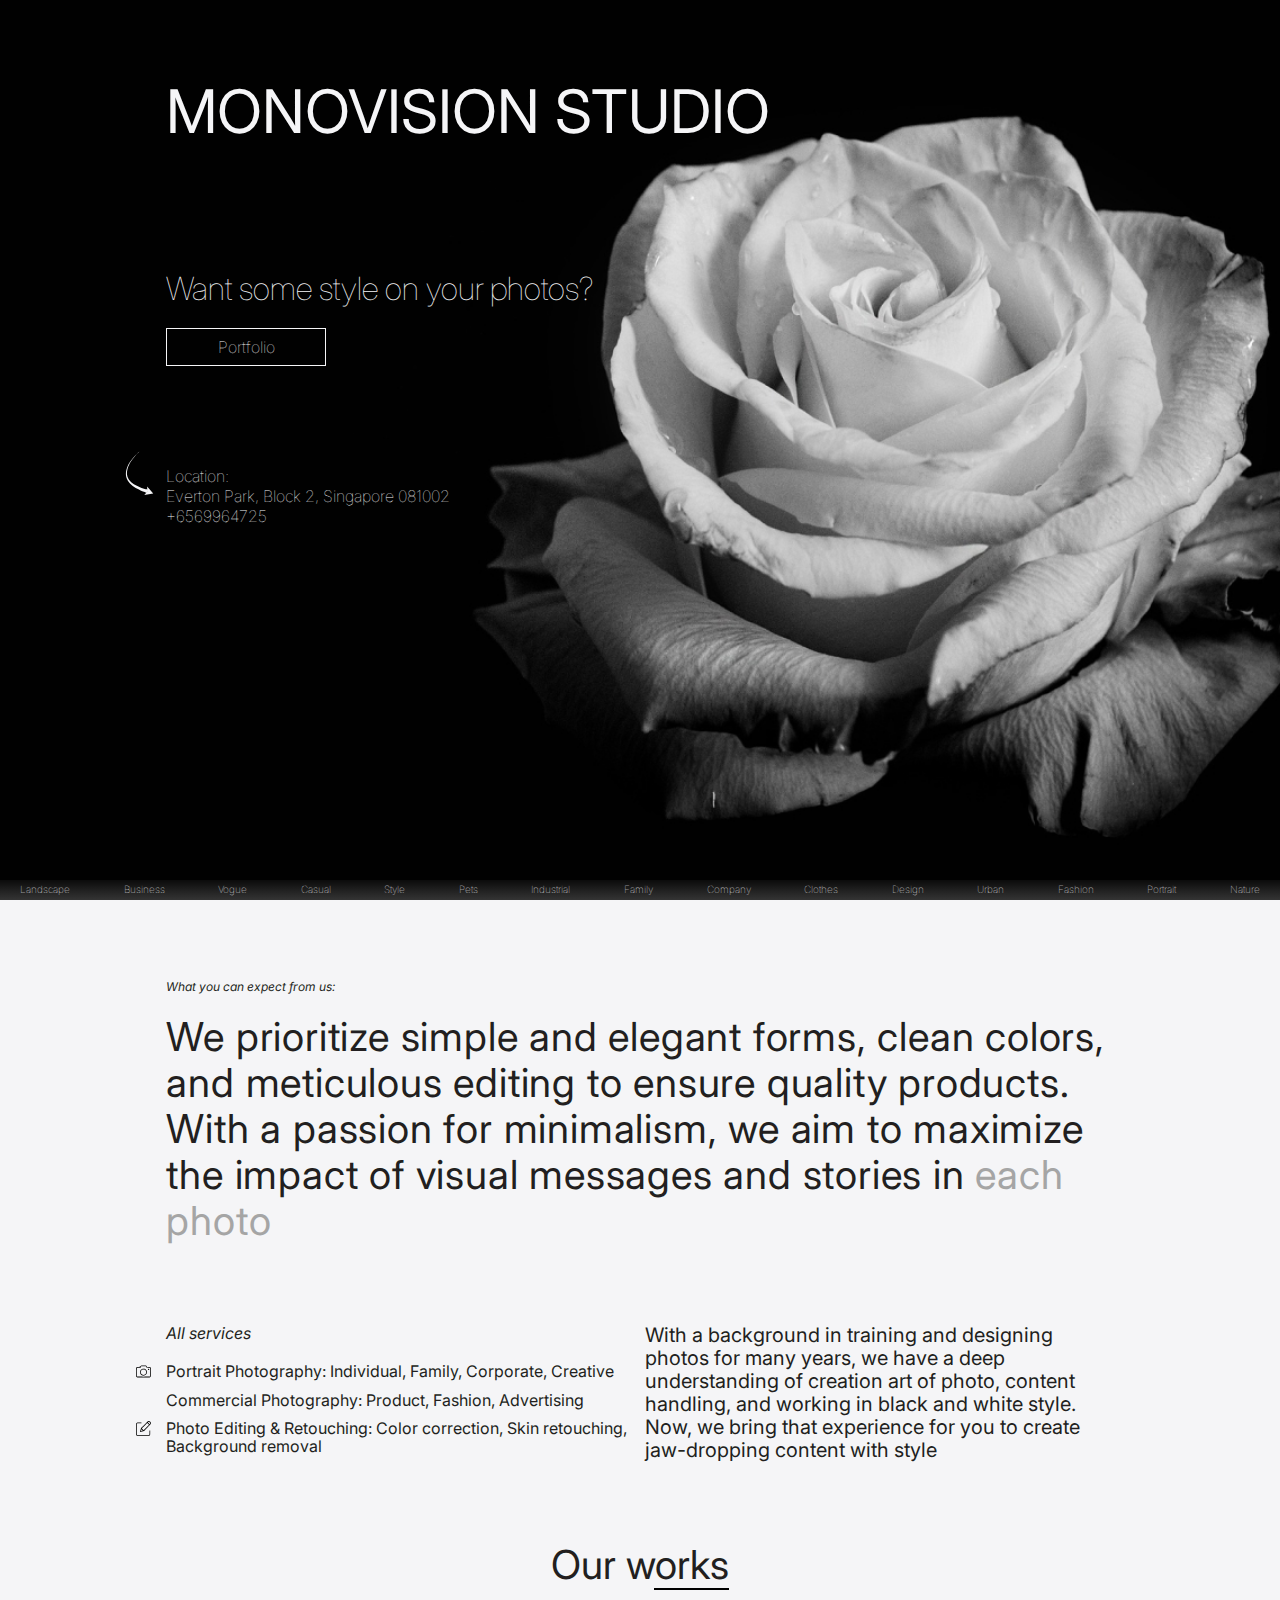
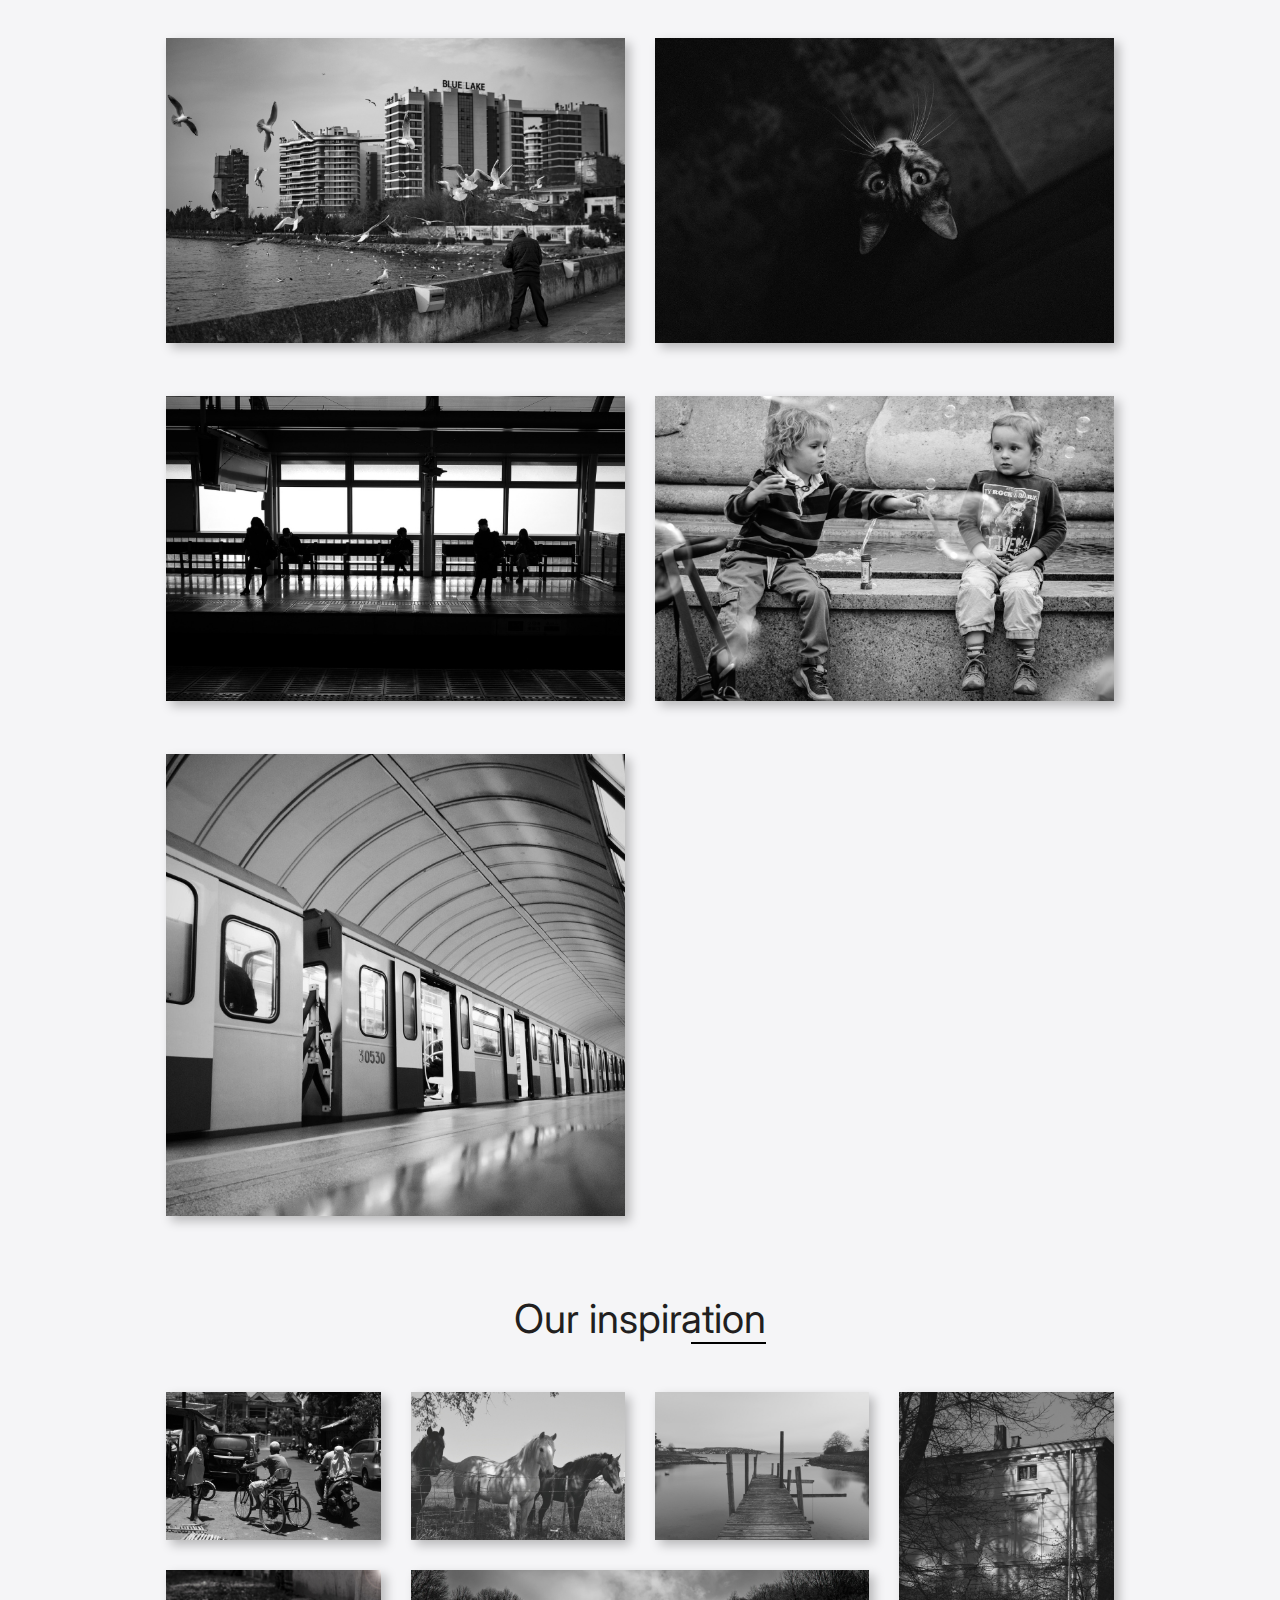
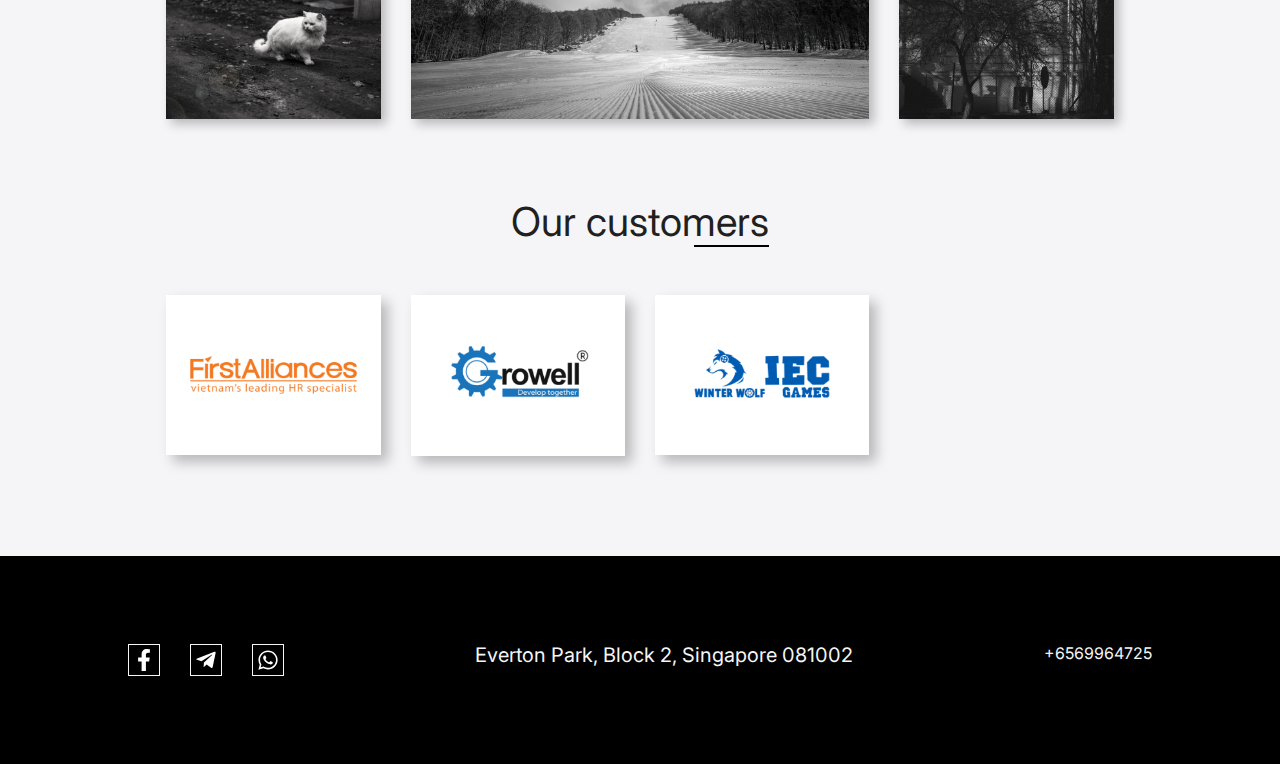
<file: index.html>
<!DOCTYPE html>
<html lang="en">

<head>
	<meta charset="UTF-8" />
	<meta name="viewport" content="width=device-width, initial-scale=1.0" />
	<meta name="description" content="Website for Monovision Studio" />
	<meta name="author" content="Awesome student" />
	<title>Monovision Studio</title>
	<link rel="stylesheet" href="css/modern-normalize.min.css" />
	<link
		href="https://fonts.googleapis.com/css2?family=Inter:ital,opsz,wght@0,14..32,100..900;1,14..32,100..900&display=swap"
		rel="stylesheet" />
	<link rel="stylesheet" href="css/style.css" />
</head>

<body>
	<main>
		<section class="promo">
			<div class="container">
				<h1 class="promo__title">Monovision Studio</h1>
				<h2 class="promo__subtitle">Want some style on your photos?</h2>
				<a href="#portfolio" class="btn">Portfolio</a>
				<div class="promo__address">
					Location:
					<address>
						Everton Park, Block 2, Singapore 081002
					</address>
					<a href="tel:+6569964725">+6569964725</a>
				</div>
			</div>
			<ul class="keywords">
				<li>Landscape</li>
				<li>Business</li>
				<li>Vogue</li>
				<li>Casual</li>
				<li>Style</li>
				<li>Pets</li>
				<li>Industrial</li>
				<li>Family</li>
				<li>Company</li>
				<li>Clothes</li>
				<li>Design</li>
				<li>Urban</li>
				<li>Fashion</li>
				<li>Portrait</li>
				<li>Nature</li>
			</ul>
		</section>
		<section class="about">
			<div class="container">
				<h2 class="about__title">What you can expect from us:</h2>
				<p class="about__text">
					We prioritize simple and elegant forms, clean colors, and meticulous editing to ensure quality
					products.
					With a passion
					for minimalism, we aim to maximize the impact of visual messages and stories in <span>each
						photo</span>
				</p>
				<div class="services">
					<div class="services__items">
						<div class="services__item-subtitle">All services</div>
						<ul>
							<li>Portrait Photography: Individual, Family, Corporate, Creative</li>
							<li>Commercial Photography: Product, Fashion, Advertising</li>
							<li>Photo Editing & Retouching: Color correction, Skin retouching, Background removal</li>
						</ul>
					</div>
					<p class="services__text">
						With a background in training and designing photos for many years, we have a deep understanding
						of
						creation art of
						photo, content handling, and working in black and white style. <br>Now, we bring that experience
						for
						you
						to create
						jaw-dropping content with style
					</p>
				</div>
			</div>
		</section>
		<section class="works">
			<div class="container">
				<h2 id="portfolio" class="title"><span>Our works</span></h2>
				<div class="works__grid">
					<img src="img/works/bridge.jpg" alt="bridge-photo">
					<img src="img/works/cat.jpg" alt="cat-photo">
					<img src="img/works/train.jpg" alt="train-photo">
					<img src="img/works/children.jpg" alt="children-photo">
					<img src="img/works/underground.jpg" alt="underground-photo">
				</div>
			</div>
		</section>

		<section class="inspiration">
			<div class="container">
				<h2 class="title"><span>Our inspiration</span></h2>
				<div class="inspiration__grid">
					<img class="inspiration__img inspiration-man" src="img/inspiration/man.jpg" alt="man">
					<img class="inspiration__img inspiration-horses" src="img/inspiration/horses.jpg" alt="horses">
					<img class="inspiration__img inspiration-bridge" src="img/inspiration/bridge.jpg" alt="bridge">
					<img class="inspiration__img inspiration-tenement" src="img/inspiration/tenement.jpg"
						alt="tenement">
					<img class="inspiration__img inspiration-cat" src="img/inspiration/cat.jpg" alt="cat">
					<img class="inspiration__img inspiration-sky" src="img/inspiration/sky.jpg" alt="sky">
				</div>
			</div>
		</section>

		<section class="customers">
			<div class="container">
				<h2 class="title"><span>Our customers</span></h2>
				<div class="customers__wrapper">
					<img src="logo/logo-first-alliances.jpg" alt="first-alliances">
					<img src="logo/logo-growell.jpg" alt="growell">
					<img src="logo/logo-iec-winter-wolf.jpg" alt="iec-winter-wolf">
				</div>
			</div>
		</section>

		<footer class="footer">
			<div class="footer__wrapper">
				<div class="footer__contacts">
					<a href="#" class="footer__social-link">
						<img src="icons/facebook.svg" alt="facebook">
					</a>

					<a href="https://t.me/vlad_korobai" target="_blank" class="footer__social-link">
						<img src="icons/tg.svg" alt="telegram">
					</a>

					<a href="" class="footer__social-link">
						<img src="icons/whatsapp.svg" alt="whatsapp">
					</a>
				</div>
				<address>Everton Park, Block 2, Singapore 081002</address>
				<a href="tel:+6569964725" class="footer__phone">+6569964725</a>
			</div>
		</footer>
	</main>
</body>

</html>
</file>
<file: css/style.css>
h1,
h2,
h3,
h4,
h5,
figure,
p,
ol,
ul {
	margin: 0;
}

ol[role="list"],
ul[role="list"] {
	list-style: none;
	padding-inline: 0;
}

h1,
h2,
h3,
h4,
h5 {
	font-size: inherit;
	font-weight: inherit;
}

img {
	display: block;
	max-inline-size: 100%;
}

:root {
	--light-color: #F5F5F7;
	--dark-color: #221F20;
	--container-padding-inline: 13%;
	--footer-padding-inline: 10%;
}

html {
	font-family: "Inter", sans-serif;
	scroll-behavior: smooth;
}

.container {
	padding: 0 var(--container-padding-inline);
}

.title {
	text-align: center;
	font-size: 40px;
	font-weight: 400;
	color: var(--dark-color);

	span {
		position: relative;
	}

	span::after {
		content: '';
		display: block;
		position: absolute;
		bottom: -1px;
		right: 0;
		background-color: #000000;
		height: 2px;
		width: 75px;
	}
}

.promo {
	position: relative;
	min-height: 100vh;
	background: url(../img/main_bg.jpg) center center / cover no-repeat;
	padding-top: 75px;
}

.promo__title {
	color: var(--light-color);
	font-size: 60px;
	font-weight: 400;
	text-transform: uppercase;
	line-height: normal;
}

.promo__subtitle {
	margin-top: 124px;
	color: var(--light-color);
	font-size: 32px;
	font-weight: 100;
}

.btn {
	display: flex;
	justify-content: center;
	align-items: center;
	text-decoration: none;
	margin-top: 20px;
	padding: 3px 10px;
	color: var(--light-color);
	font-size: 16px;
	font-weight: 100;
	border: 1px solid var(--light-color);
	width: 160px;
	min-height: 38px;
	background: RGB(1, 1, 1);
	cursor: pointer;
	transition: all 0.3s ease-out;
}

.promo__address {
	position: relative;
	margin-top: 100px;
	font-size: 16px;
	font-weight: 100;
	color: var(--light-color);
	line-height: normal;

	address {
		font-style: normal;
	}

	a {
		color: inherit;
		text-decoration: none;
	}

	&::before {
		content: '';
		display: block;
		position: absolute;
		left: -45px;
		top: -17px;
		height: 49px;
		width: 40px;
		background: url('../icons/arrow.svg')center center / cover no-repeat;
	}
}

.keywords {
	display: flex;
	justify-content: space-between;
	align-items: center;
	position: absolute;
	bottom: 0;
	padding: 0 360px;
	width: 100%;
	height: 20px;
	color: var(--light-color);
	background: linear-gradient(rgba(255, 255, 255, 0.04) 0%,
			rgba(255, 255, 255, 0.12) 50%,
			rgba(255, 255, 255, 0.2) 100%);

	li {
		list-style-type: none;
		font-size: 10px;
		font-weight: 100;
		color: var(--light-color);
	}
}

.about {
	background-color: var(--light-color);
	padding-top: 80px;
}

.about__title {
	font-size: 12px;
	font-style: italic;
	color: var(--dark-color);
	font-weight: 400;
}

.about__text {
	width: 1100px;
	margin-top: 20px;
	font-size: 40px;
	font-weight: 400;
	letter-spacing: 0.02em;
	color: var(--dark-color);

	span {
		color: #A5A5A5;
	}
}

.services {
	display: flex;
	column-gap: 10px;
	margin-top: 80px;

}

.services__item-subtitle {
	font-size: 16px;
	font-style: italic;
	color: var(--dark-color);
	font-weight: 400;
}

.services__items {
	width: 50%;

	ul {
		margin-top: 20px;
		padding: 0;

		li {
			position: relative;
			list-style-type: none;
			margin-top: 10px;
			font-size: 16px;
			color: var(--dark-color);
			font-weight: 400;

			&:first-child::before {
				content: '';
				display: block;
				position: absolute;
				left: -30px;
				top: 2px;
				width: 15px;
				height: 15px;
				background: url('../icons/camera.svg') center center / cover no-repeat;
			}

			&:nth-child(3)::before {
				content: '';
				display: block;
				position: absolute;
				left: -30px;
				top: 2px;
				width: 15px;
				height: 15px;
				background: url('../icons/edit.svg') center center / cover no-repeat;
			}
		}
	}
}

.services__text {
	width: 50%;
	font-size: 20px;
	letter-spacing: 2%;
	font-weight: 400;
	color: var(--dark-color);
}

.works {
	padding-top: 80px;
	background-color: var(--light-color);

}

.works__grid {
	display: grid;
	grid-template-columns: repeat(2, 1fr);
	grid-template-rows: repeat(2, 1fr) 1.5fr;
	column-gap: 30px;
	row-gap: 50px;
	margin-top: 50px;

	img {
		width: 100%;
		box-shadow: 5px 5px 10px 0 rgba(0, 0, 0, 0.25);
	}
}

.inspiration {
	padding-top: 80px;
	background-color: var(--light-color);
}

.inspiration__grid {
	display: grid;
	grid-template-columns: repeat(4, 1fr);
	grid-template-rows: repeat(2, 1fr);
	gap: 30px;
	margin-top: 50px;

	img {
		width: 100%;
		min-height: 100%;
		object-fit: cover;
		box-shadow: 5px 5px 10px 0 rgba(0, 0, 0, 0.25);
	}
}

.inspiration-tenement {
	grid-row: 1/3;
	grid-column: 4/5;

}

.inspiration-sky {
	grid-column: 2/4;
}

.btn:hover {
	font-weight: 500;
	box-shadow: 5px 5px 10px 0px rgba(255, 255, 255, 0.62);
}

.customers {
	padding: 80px 0 100px;
	background-color: var(--light-color);
}

.customers__wrapper {
	display: grid;
	grid-template-columns: repeat(4, 1fr);
	margin-top: 50px;
	gap: 30px;

	img {
		object-fit: contain;
		max-width: 333px;
		width: 100%;
		box-shadow: 7px 7px 12px 0px rgba(0, 0, 0, 0.25);
	}
}

.footer {
	padding: 88px var(--footer-padding-inline);
	background-color: #000000;
	align-items: center;
}

.footer__contacts {
	display: flex;
	justify-content: space-between;
	column-gap: 30px;

}

.footer__wrapper {
	color: var(--light-color);
	display: flex;
	justify-content: space-between;

	address {
		color: inherit;
		font-size: 20px;
		font-weight: 400;
		font-style: normal;
	}

	.footer__social-link {
		display: flex;
		justify-content: center;
		align-items: center;
		border: var(--light-color) solid 1px;
		width: 32px;
		height: 32px;
		transition: all 0.3s;
	}

	.footer__social-link:hover {
		box-shadow: 1px 3px 13px 0 rgba(255, 255, 255, 0.9);
	}

	a {
		color: inherit;
		text-decoration: none;
	}

	.footer__phone {
		transition: all 0.3s;
	}

	.footer__phone:hover {
		font-weight: 600;
	}

}



















@media screen and (max-width: 1440px) {
	.keywords {
		padding: 0 20px;
	}

	.about__text {
		width: 100%;
	}
}



@media screen and (max-width: 768px) {
	:root {
		--container-padding-inline: 6%;
		--footer-padding-inline: 6%;
	}

	.promo {
		background-image: url('../img/tablet_bg.jpg');
	}

	.promo__title {
		font-size: 48px;
	}

	.promo__subtitle {
		margin-top: 80px;
	}

	.promo__address {
		margin-top: 80px;
	}

	.promo__address::before {
		left: -40px;
	}

	.keywords {
		li:nth-last-child(-n+6) {
			display: none;
		}
	}

	.services__text {
		width: 100%;
		margin-top: 40px;
	}

	.about__text {
		font-size: 24px;
		max-width: 676px;
		width: 100%;
	}

	.services__item-subtitle {
		margin-top: 40px;
	}

	.services__items {
		width: 100%;
	}

	.services {
		display: block;
		margin-top: 40px;
	}

	.title {
		font-size: 36px;
	}

	.works {
		padding-top: 50px;
	}

	.works__grid {
		gap: 30px 20px;
		margin-top: 40px;
	}

	.inspiration {
		padding-top: 50px;
	}

	.inspiration__grid {
		grid-template-columns: repeat(2, 1fr);
		grid-template-areas:
			"man horses"
			"bridge tenement"
			"cat tenement"
			"sky sky";
		gap: 30px 20px;
		margin-top: 40px;

		.inspiration-man {
			grid-area: man;
		}

		.inspiration-horses {
			grid-area: horses;
		}

		.inspiration-bridge {
			grid-area: bridge;
		}

		.inspiration-tenement {
			grid-area: tenement;
		}

		.inspiration-cat {
			grid-area: cat;
		}

		.inspiration-sky {
			grid-area: sky;
		}
	}

	.customers {
		padding: 50px 0;
	}

	.customers__wrapper {
		margin-top: 40px;
		gap: 20px;

		img {
			object-fit: contain;
		}
	}

	.footer {
		padding: 30px var(--footer-padding-inline) 40px;
	}

	.footer__wrapper {
		display: flex;
		flex-direction: column;
		justify-content: start;
		align-items: start;
		gap: 30px;

		address,
		.footer__phone {
			font-size: 16px;
		}
	}
}

@media screen and (max-width: 750px) {
	.promo__address::before {
		display: none;
	}
}

@media screen and (max-width: 576px) {
	:root {
		--container-padding-inline: 15px;
		--footer-padding-inline: 15px;
	}

	.promo {
		min-height: 500px;
		padding-top: 50px;
	}

	.promo__title {
		font-size: 26px;
	}

	.promo__subtitle {
		margin-top: 30px;
		font-size: 16px;
	}

	.btn {
		font-size: 14px;
		width: 120px;
		min-height: 30px;
	}

	.promo__address {
		margin-top: 233px;
	}

	.keywords {
		li:nth-last-child(-n+11) {
			display: none;
		}

		margin-top: 10px;
	}

	.about {
		padding-top: 50px;
	}

	.about__text {
		font-size: 16px;
		width: 100%;
		letter-spacing: -0.02em;
	}

	.services {
		margin-top: 20px;
	}

	.services__items ul {
		letter-spacing: -0.02em;
	}

	.services__items ul li {
		margin-top: 5px;
		font-size: 14px;
	}

	.services__items ul li::before {
		display: none;
	}

	.services__text {
		font-size: 12px;
		margin-top: 20px;
		letter-spacing: 0.02em;
	}

	.services__item-subtitle {
		margin-top: 20px;
		font-size: 12px;
	}

	.title {
		font-size: 24px;
	}

	.works__grid {
		gap: 30px 0;
		grid-template-columns: 1fr;
		grid-template-rows: repeat(4, 1fr) 1.5fr;
	}

	.inspiration__grid {
		grid-template-columns: 1fr;
		grid-template-rows: auto;
		grid-template-areas: none;
		row-gap: 20px;
		padding: calc(24px - var(--footer-padding-inline));
	}

	.inspiration__grid .inspiration__img {
		width: 100%;
		height: auto;
		aspect-ratio: 3/2;
		grid-column: auto;
		grid-row: auto;
		grid-area: auto;
	}

	.inspiration__img.inspiration-tenement {
		aspect-ratio: 2/3;
	}

	.inspiration__img.inspiration-sky {
		aspect-ratio: 4/1;
	}

	.customers__wrapper {
		grid-template-columns: repeat(2, 1fr);
		grid-template-rows: auto;
		margin-top: 30px;
		gap: 20px 36px;
	}

	.footer {
		padding: 30px calc(33px - var(--footer-padding-inline)) 40px;
	}

	.footer__wrapper {
		justify-content: center;
		align-items: center;

		.footer__contacts {
			order: 0;
		}

		address {
			order: 2;
		}

		a {
			order: 1;
		}
	}
}
</file>
